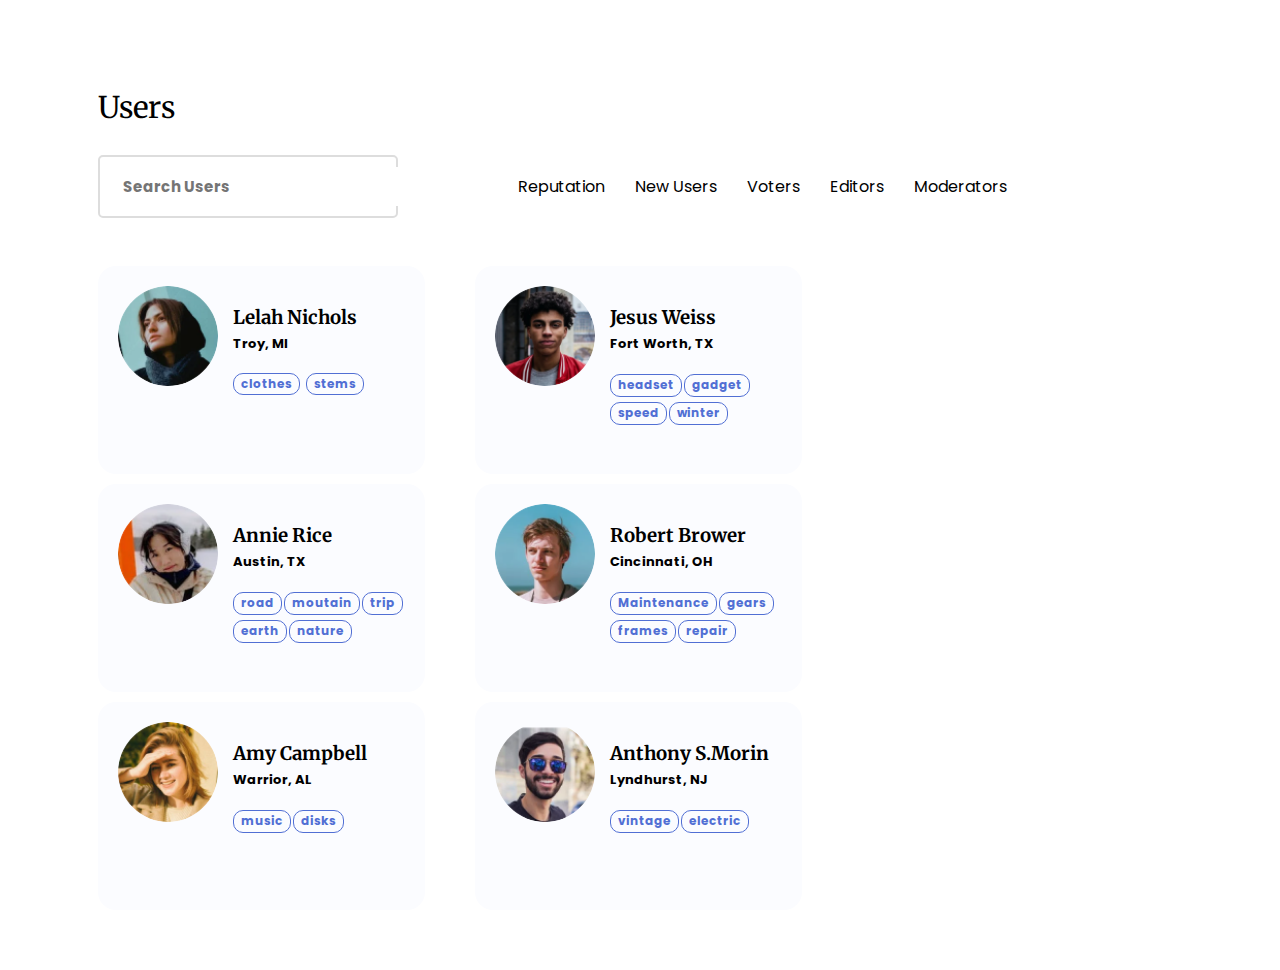
<file: BÀI KIỂM TRA CUỐI KHOÁ/bai3/index.html>
<!DOCTYPE html>
<html lang="en">
<head>
    <meta charset="UTF-8">
    <meta name="viewport" content="width=device-width, initial-scale=1.0">
    <title>Bài 3</title>
    <link rel="stylesheet" href="style.css">
    <link rel="preconnect" href="https://fonts.googleapis.com">
    <link rel="preconnect" href="https://fonts.gstatic.com" crossorigin>
    <link href="https://fonts.googleapis.com/css2?family=Poppins&display=swap" rel="stylesheet">
    <link rel="stylesheet"
    href="https://cdnjs.cloudflare.com/ajax/libs/font-awesome/6.4.2/css/all.min.css"
    integrity="sha512-z3gLpd7yknf1YoNbCzqRKc4qyor8gaKU1qmn+CShxbuBusANI9QpRohGBreCFkKxLhei6S9CQXFEbbKuqLg0DA=="
    crossorigin="anonymous" referrerpolicy="no-referrer">
    <link rel="preconnect" href="https://fonts.googleapis.com">
    <link rel="preconnect" href="https://fonts.gstatic.com" crossorigin>
    <link href="https://fonts.googleapis.com/css2?family=Merriweather:wght@900&display=swap" rel="stylesheet">
    

</head>
<body>
    <p style="font-family: 'Merriweather', serif;font-size: 30px;">Users</p>   
    <nav>
        <div class="search-box">
            <form action="">
                <i class="fa-solid fa-magnifying-glass"></i>
                <input style="font-weight: bold;font-size: 15px;" type="text" placeholder="Search Users">
            </form>
        </div>
        <ul style="margin-right: 250px;">
            <li><a href="#">Reputation</a></li>
            <li><a href="#" class="active">New Users</a></li>
            <li><a href="#">Voters</a></li>
            <li><a href="#">Editors</a></li>
            <li><a href="#">Moderators</a></li>
        </ul>
    </nav>

    <div class="container">
        <div class="user-card">
            <img src="img/User1.png" alt="Profile picture">
            <div class="info">
                <h3>Lelah Nichols</h3>
                <p>Troy, MI</p>
                <a>clothes</a>
                <a>stems</a>
            </div>
        </div>
        <div class="user-card">
            <img src="img/User2.png" alt="Profile picture">
            <div class="info">
                <h3>Jesus Weiss</h3>
                <p>Fort Worth, TX</p>
                <div class="in4">
                    <a>headset</a>
                    <a>gadget</a>
                    <a>speed</a>
                    <a>winter</a>
                </div>
            </div>
        </div>
        <div class="user-card">
            <img src="img/User3.png" alt="Profile picture">
            <div class="info">
                <h3>Annie Rice</h3>
                <p>Austin, TX</p>
                <div class="in4">
                    <a>road</a>
                    <a>moutain</a>
                    <a>trip</a>
                    <a>earth</a>
                    <a>nature</a>
                </div>
            </div>
        </div>

        <div class="user-card">
            <img src="img/User4.png" alt="Profile picture">
            <div class="info">
                <h3>Robert Brower</h3>
                <p>Cincinnati, OH</p>
                <div class="in4">
                    <a>Maintenance</a>
                    <a>gears</a>
                    <a>frames</a>
                    <a>repair</a>
                </div>
            </div>
        </div>

        <div class="user-card">
            <img src="img/User5.png" alt="Profile picture">
            <div class="info">
                <h3>Amy Campbell</h3>
                <p>Warrior, AL</p>
                <div class="in4">
                    <a>music</a>
                    <a>disks</a>
                </div>
            </div>
        </div>

        <div class="user-card">
            <img src="img/User6.png" alt="Profile picture">
            <div class="info">
                <h3>Anthony S.Morin</h3>
                <p>Lyndhurst, NJ</p>
                <div class="in4">
                    <a>vintage</a>
                    <a>electric</a>
                </div>
            </div>
        </div>

        
    </div>
</div>
</body>
</html>
</file>
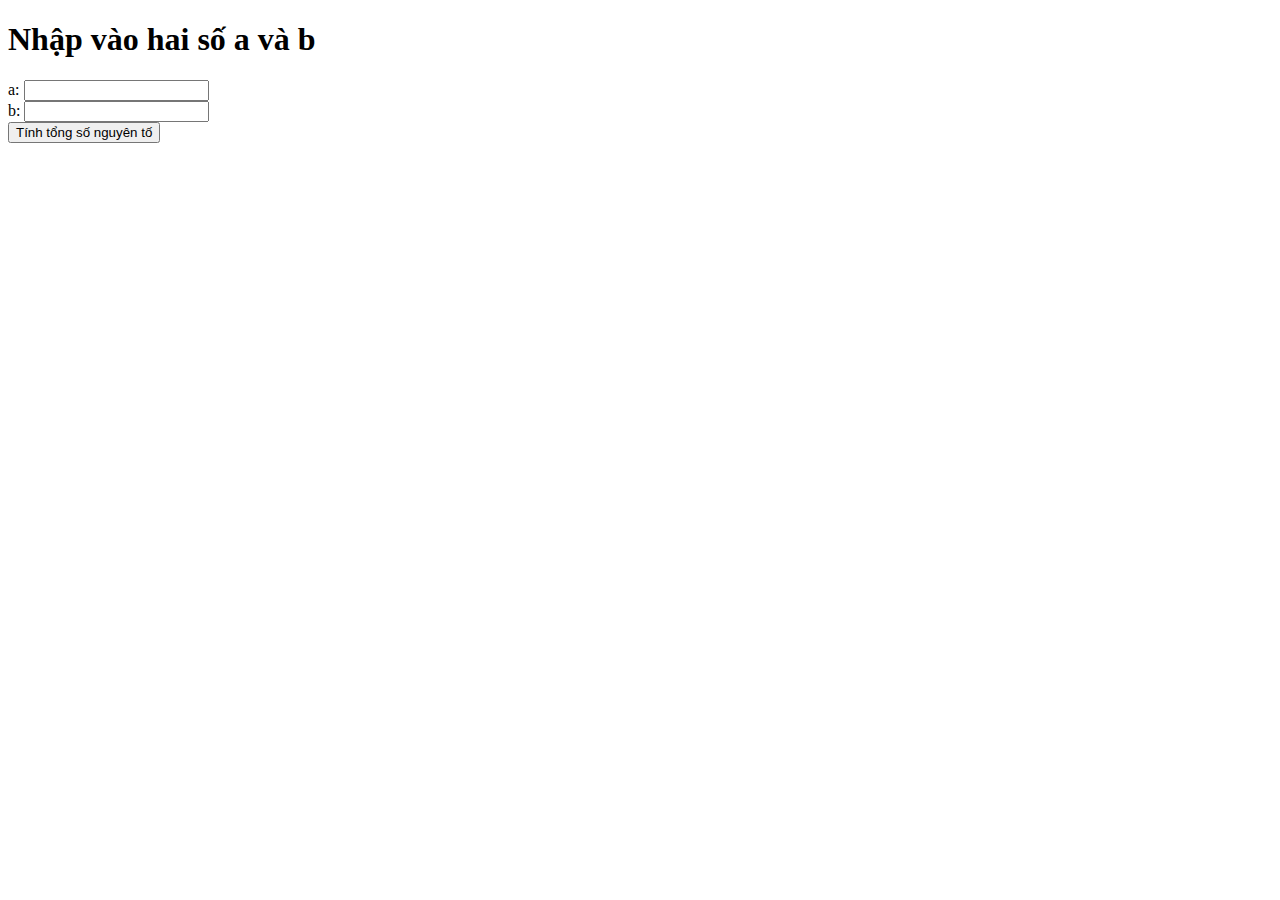
<file: BÀI KIỂM TRA CUỐI KHOÁ/bai1/bai1.html>
<!DOCTYPE html>
<html lang="en">
<head>
    <meta charset="UTF-8">
    <meta name="viewport" content="width=device-width, initial-scale=1.0">
    <title>Bài 1</title>
</head>
<body>
        <h1>Nhập vào hai số a và b </h1>
        <form onsubmit="return calculateSum(event)">
            <label for="num1">a:</label>
            <input type="number" id="num1" required>
            <br>
            <label for="num2">b:</label>
            <input type="number" id="num2" required>
            <br>
            <button type="submit">Tính tổng số nguyên tố</button>
        </form>
        <h2 id="prime-numbers"></h2>
        <h2 id="result"></h2>
    <script src="bai1.js"></script>
</body>
</html>
</file>
<file: BÀI KIỂM TRA CUỐI KHOÁ/bai3/style.css>
*{
    box-sizing: border-box;
    
}

body {
    padding-top: 50px;
    padding-left: 90px;
}

nav {
    height: 60px;
    display: flex;
    justify-content: space-between;
    align-items: center;
    font-family: 'Poppins', sans-serif;
}


nav ul {
    list-style: none;
    display: flex;
}

nav ul li a {
    color: black;
    text-decoration: none;
    padding: 8px 16px;
    display: inline-block;
    padding: 17px 15px 17px;
}

nav ul li a:hover {
    border-radius: 8px;
    background-color: #849FFF;
    color: white;
}



.search-box {
    width: 300px;
    display: flex;
    justify-content: space-between;
    border: #ddd solid 2px;
    border-radius: 5px;
    padding: 10px 15px 10px;

}

.search-box input[type="text"] {
    flex: 1;
    padding: 8px;
    border: none;
    outline: none;
    font-family: 'Poppins', sans-serif;
}

.container{
    margin-top: 50px;
    align-items: center;
    display: flex;
    flex-wrap: wrap;
    margin-right: 250px;
    margin-bottom: 50px;
}
.user-card {
    background-color: #FBFCFF;
    padding: 20px;
    border-radius: 18px;

    height: 208px;
    width: 327px;
    margin-bottom: 10px;
    margin-right: 50px;
    display: flex;

}
.user-card img {
    width: 100px;
    height: 100px;
    border-radius: 50%;
    object-fit: cover;
}
.user-card .info {
    margin-left: 15px;
}
.user-card .info h3 {
    margin: 0;
    font-family: 'Merriweather', serif;
    margin-top: 20px;
}
.user-card .info p {
    margin: 0;
    color: black;
    font-family: 'Poppins', sans-serif;
    margin-top: 5px;
    margin-bottom: 20px;
    font-size: 13px;
    font-weight: bold;
}

.user-card:hover {
    border-radius: 18px;
    border: solid 2px #BFC8E6;
    box-shadow: 0 4px 6px #BFC8E6;
}

.user-card .info a {
    box-shadow:  black;
    color: #516FD4;
    border: solid 0.5px #516FD4;
    border-radius: 10px;
    padding: 1px 7px 2px;
    font-family: 'Poppins', sans-serif;
    font-size: 12px;
    margin-right: 2px;
    margin-bottom: 5px;
    font-weight: bold;
}

.in4 {
    display: flex;
    flex-wrap: wrap;
    
    
}
</file>
